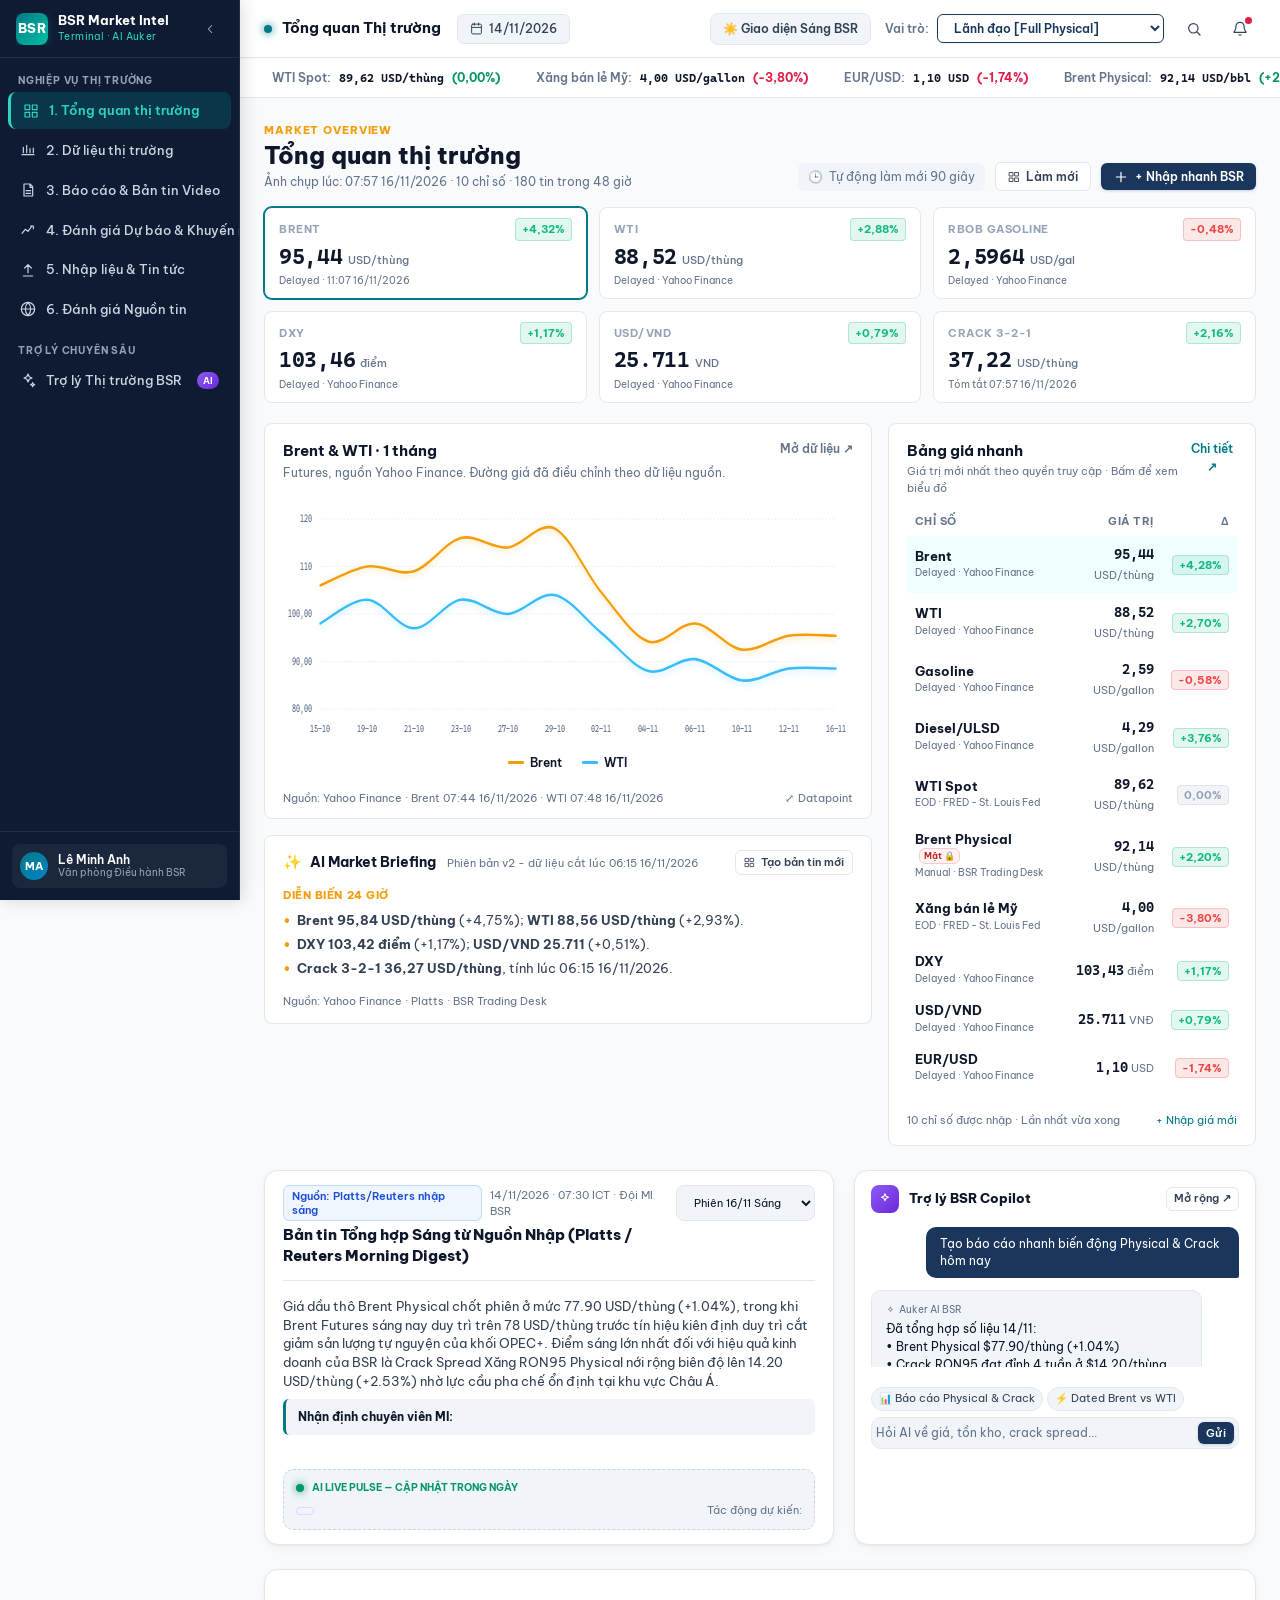
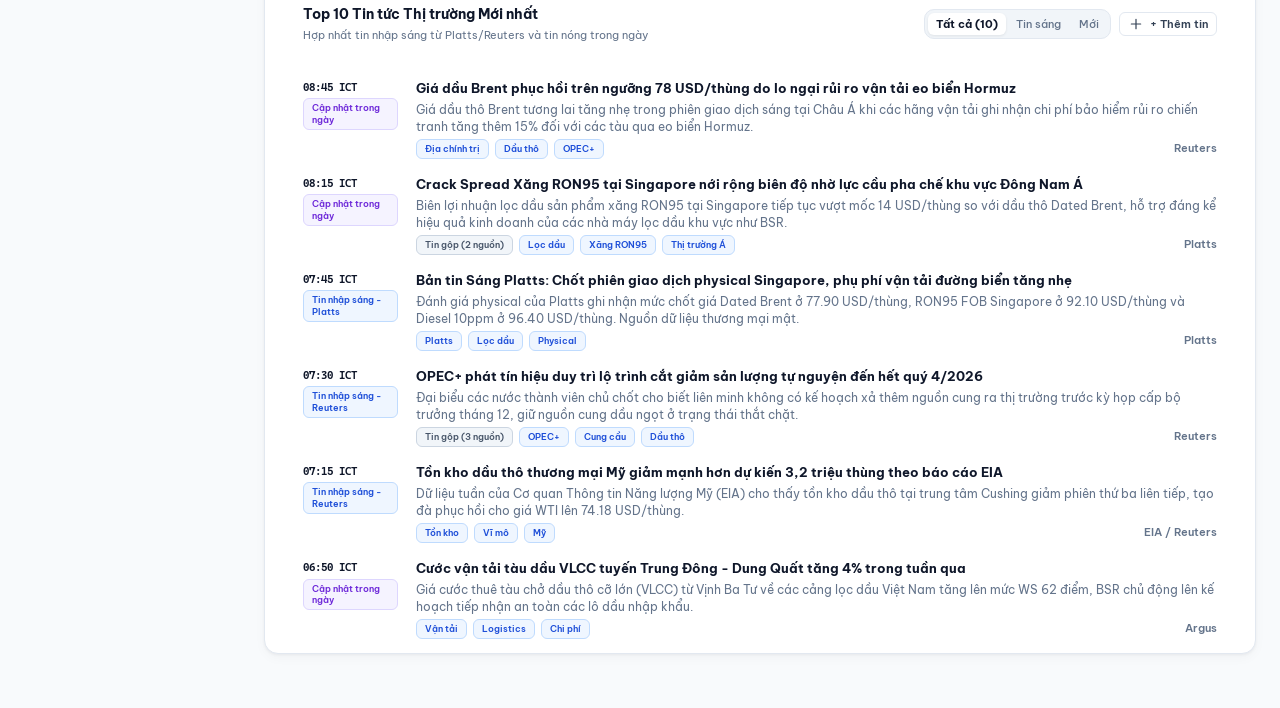
<file: app/static/index.html>
<!doctype html>
<html lang="vi" data-theme="light">
<head>
  <meta charset="utf-8">
  <meta name="viewport" content="width=device-width, initial-scale=1">
  <meta name="color-scheme" content="light dark">
  <meta name="description" content="BSR Market Intelligence Platform — Final Official UI/UX Mockup">
  <title>BSR Market Intelligence Platform</title>
  <link rel="preconnect" href="https://fonts.googleapis.com">
  <link rel="preconnect" href="https://fonts.gstatic.com" crossorigin>
  <link rel="stylesheet" href="https://fonts.googleapis.com/css2?family=Be+Vietnam+Pro:ital,wght@0,400;0,500;0,600;0,700;0,800;1,400&family=Cascadia+Mono:wght@400;600;700&display=swap">
  <link rel="stylesheet" href="assets/styles.css">
</head>
<body>
  <div id="app"></div>
  <script src="assets/data.js"></script>
  <script src="assets/app.js"></script>
</body>
</html>
</file>
<file: app/static/assets/styles.css>
/* ==========================================================================
   BSR Market Intelligence Platform — Master Enterprise Design System
   Conforming Strictly to BSR Market Intelligence Mockup Plan v8:
   - Primary: Petroleum Navy (#1B365D) | Accent: Oil & Gas Teal (#007A87)
   - Background: Slate Light (#F8FAFC) | Card: Pure White (#FFFFFF) border (#E2E8F0)
   - Strict Semantic Badges:
     * Restricted / Physical: Background #FEF2F2, Text #B91C1C, Lock Icon 🔒
     * Source: Background #EFF6FF, Text #1D4ED8
     * AI Summary: Background #F5F3FF, Text #6D28D9
     * AI Insight: Background #FFFBEB, Text #B45309
     * Manual / Internal: Background #F1F5F9, Text #475569
   - World-Class Modern Financial Charting Engine (TradingView / Apple Stocks Aesthetic)
   - High-Precision Responsive Layout with Light (Default) & Dark Themes
   ========================================================================== */

:root {
  /* BSR Corporate Light Palette */
  --bg-app: #F8FAFC;
  --bg-card: #FFFFFF;
  --bg-card-subtle: #F1F5F9;
  --bg-card-hover: #F8FAFC;
  --border-card: #E2E8F0;
  --border-strong: #CBD5E1;
  --border-subtle: #F1F5F9;
  
  --primary-navy: #1B365D;
  --primary-navy-dark: #12243E;
  --primary-navy-light: #EFF6FF;
  --accent-teal: #007A87;
  --accent-teal-dark: #005F6A;
  --accent-teal-light: #F0FDFA;
  --accent-gold: #D97706;
  
  --text-main: #0F172A;
  --text-sub: #334155;
  --text-muted: #64748B;
  --text-light: #94A3B8;
  
  /* Semantic Badges per Specification */
  --badge-restricted-bg: #FEF2F2;
  --badge-restricted-text: #B91C1C;
  --badge-restricted-border: #FECACA;
  
  --badge-source-bg: #EFF6FF;
  --badge-source-text: #1D4ED8;
  --badge-source-border: #BFDBFE;
  
  --badge-ai-summary-bg: #F5F3FF;
  --badge-ai-summary-text: #6D28D9;
  --badge-ai-summary-border: #DDD6FE;
  
  --badge-ai-insight-bg: #FFFBEB;
  --badge-ai-insight-text: #B45309;
  --badge-ai-insight-border: #FDE68A;
  
  --badge-manual-bg: #F1F5F9;
  --badge-manual-text: #475569;
  --badge-manual-border: #CBD5E1;

  --badge-success-bg: #ECFDF5;
  --badge-success-text: #047857;
  --badge-success-border: #A7F3D0;
  
  --pos-green: #059669;
  --neg-red: #E11D48;
  
  /* Chart Tokens */
  --chart-grid: #E2E8F0;
  --chart-line-1: #007A87;
  --chart-line-2: #D97706;
  --chart-line-3: #1B365D;
  --chart-tooltip-bg: rgba(15, 23, 42, 0.92);
  --chart-tooltip-text: #FFFFFF;
  
  /* Dimensions & Radius */
  --sidebar-w: 240px;
  --sidebar-w-collapsed: 64px;
  --header-h: 58px;
  --drawer-w: 440px;
  --radius-sm: 6px;
  --radius-md: 10px;
  --radius-lg: 14px;
  --radius-xl: 18px;
  
  /* Typography */
  --font-sans: "Be Vietnam Pro", -apple-system, BlinkMacSystemFont, "Segoe UI", Roboto, sans-serif;
  --font-mono: "Cascadia Mono", Consolas, "Courier New", monospace;
  
  /* Layered Shadows */
  --shadow-xs: 0 1px 2px rgba(15, 23, 42, 0.04);
  --shadow-card: 0 1px 3px rgba(15, 23, 42, 0.05), 0 4px 12px rgba(15, 23, 42, 0.03);
  --shadow-card-hover: 0 4px 8px -2px rgba(15, 23, 42, 0.06), 0 12px 24px -4px rgba(15, 23, 42, 0.08);
  --shadow-active: 0 0 0 2px var(--accent-teal), 0 8px 24px -4px rgba(0, 122, 135, 0.22);
  --shadow-lg: 0 12px 28px -6px rgba(15, 23, 42, 0.12);
  --shadow-drawer: -8px 0 32px rgba(15, 23, 42, 0.16);
}

/* ==========================================================================
   DARK THEME PALETTE OVERRIDES
   ========================================================================== */
[data-theme="dark"] {
  --bg-app: #0B1120;
  --bg-card: #131E36;
  --bg-card-subtle: #182647;
  --bg-card-hover: #1A294C;
  --border-card: #202F4F;
  --border-strong: #2F4470;
  --border-subtle: #182647;
  
  --primary-navy: #38BDF8;
  --primary-navy-dark: #0284C7;
  --primary-navy-light: rgba(56, 189, 248, 0.12);
  --accent-teal: #2DD4BF;
  --accent-teal-dark: #0D9488;
  --accent-teal-light: rgba(45, 212, 191, 0.12);
  --accent-gold: #F59E0B;
  
  --text-main: #F1F5F9;
  --text-sub: #CBD5E1;
  --text-muted: #94A3B8;
  --text-light: #64748B;
  
  --badge-restricted-bg: rgba(239, 68, 68, 0.18);
  --badge-restricted-text: #F87171;
  --badge-restricted-border: rgba(239, 68, 68, 0.45);
  
  --badge-source-bg: rgba(59, 130, 246, 0.18);
  --badge-source-text: #60A5FA;
  --badge-source-border: rgba(59, 130, 246, 0.45);
  
  --badge-ai-summary-bg: rgba(168, 85, 247, 0.18);
  --badge-ai-summary-text: #C084FC;
  --badge-ai-summary-border: rgba(168, 85, 247, 0.45);
  
  --badge-ai-insight-bg: rgba(245, 158, 11, 0.18);
  --badge-ai-insight-text: #FBBF24;
  --badge-ai-insight-border: rgba(245, 158, 11, 0.45);
  
  --badge-manual-bg: rgba(148, 163, 184, 0.16);
  --badge-manual-text: #CBD5E1;
  --badge-manual-border: rgba(148, 163, 184, 0.35);

  --badge-success-bg: rgba(16, 185, 129, 0.18);
  --badge-success-text: #34D399;
  --badge-success-border: rgba(16, 185, 129, 0.45);
  
  --pos-green: #10B981;
  --neg-red: #F43F5E;
  
  --chart-grid: #1E2D4F;
  --chart-line-1: #2DD4BF;
  --chart-line-2: #F59E0B;
  --chart-line-3: #38BDF8;
  --chart-tooltip-bg: rgba(19, 30, 54, 0.95);
  --chart-tooltip-text: #F8FAFC;
  
  --shadow-card: 0 1px 3px rgba(0, 0, 0, 0.3), 0 4px 16px rgba(0, 0, 0, 0.2);
  --shadow-card-hover: 0 4px 12px rgba(0, 0, 0, 0.4), 0 12px 28px rgba(0, 0, 0, 0.3);
  --shadow-active: 0 0 0 2px var(--accent-teal), 0 8px 24px -4px rgba(45, 212, 191, 0.3);
}

/* ==========================================================================
   RESET & BASE STYLES
   ========================================================================== */
* { box-sizing: border-box; margin: 0; padding: 0; }
html { scroll-behavior: smooth; }
body {
  background: var(--bg-app);
  color: var(--text-main);
  font-family: var(--font-sans);
  font-size: 13.5px;
  line-height: 1.5;
  -webkit-font-smoothing: antialiased;
  overflow-x: hidden;
  transition: background-color 0.2s ease, color 0.2s ease;
}

button, input, select, textarea { font: inherit; color: inherit; }
button { cursor: pointer; border: none; background: none; }
a { color: inherit; text-decoration: none; }

/* Skip Link */
.skip-link {
  position: fixed; left: 14px; top: -60px; z-index: 999;
  background: var(--primary-navy); color: #FFFFFF; font-weight: 700; padding: 8px 16px; border-radius: var(--radius-sm);
  transition: top 0.2s;
}
.skip-link:focus { top: 14px; }

/* ==========================================================================
   APP SHELL & LAYOUT
   ========================================================================== */
.app {
  display: flex;
  min-height: 100vh;
  position: relative;
  background: var(--bg-app);
}

/* Sidebar Petroleum Navy */
.sidebar {
  width: var(--sidebar-w);
  background: #0E1B33;
  color: #FFFFFF;
  position: fixed;
  top: 0;
  bottom: 0;
  left: 0;
  z-index: 100;
  display: flex;
  flex-direction: column;
  transition: width 0.25s cubic-bezier(0.4, 0, 0.2, 1);
  border-right: 1px solid rgba(255, 255, 255, 0.08);
  box-shadow: 2px 0 16px rgba(15, 23, 42, 0.15);
}

[data-theme="dark"] .sidebar {
  background: #070D1B;
  border-right-color: var(--border-card);
}

.sidebar.collapsed {
  width: var(--sidebar-w-collapsed);
}

.sidebar-head {
  height: var(--header-h);
  display: flex;
  align-items: center;
  justify-content: space-between;
  padding: 0 16px;
  border-bottom: 1px solid rgba(255, 255, 255, 0.08);
}

.brand-lockup {
  display: flex;
  align-items: center;
  gap: 10px;
  overflow: hidden;
}

.brand-mark {
  width: 32px;
  height: 32px;
  background: linear-gradient(135deg, #007A87 0%, #00BFA5 100%);
  color: #FFFFFF;
  border-radius: 8px;
  display: grid;
  place-items: center;
  font-weight: 800;
  font-size: 13px;
  letter-spacing: 0.5px;
  flex-shrink: 0;
  box-shadow: 0 2px 10px rgba(0, 122, 135, 0.4);
}

.brand-text {
  overflow: hidden;
  white-space: nowrap;
}

.brand-title {
  font-weight: 700;
  font-size: 13px;
  color: #FFFFFF;
  line-height: 1.2;
}

.brand-sub {
  font-size: 10px;
  color: #2DD4BF;
  letter-spacing: 0.4px;
}

.sidebar.collapsed .brand-text { display: none; }

.sidebar-toggle {
  color: rgba(255, 255, 255, 0.65);
  padding: 6px;
  border-radius: var(--radius-sm);
  display: flex;
  align-items: center;
  justify-content: center;
  transition: all 0.15s;
}
.sidebar-toggle:hover {
  background: rgba(255, 255, 255, 0.1);
  color: #FFFFFF;
}

.sidebar-nav {
  flex: 1;
  overflow-y: auto;
  padding: 16px 8px;
  display: flex;
  flex-direction: column;
  gap: 16px;
}

.nav-section-label {
  font-size: 9.5px;
  text-transform: uppercase;
  letter-spacing: 0.8px;
  font-weight: 700;
  color: #94A3B8;
  padding: 0 10px 4px 10px;
}
.sidebar.collapsed .nav-section-label {
  text-align: center;
  font-size: 0;
  padding: 0;
}
.sidebar.collapsed .nav-section-label::after {
  content: "•";
  font-size: 14px;
  color: rgba(255, 255, 255, 0.3);
}

.nav-item {
  display: flex;
  align-items: center;
  gap: 10px;
  padding: 9px 12px;
  color: #CBD5E1;
  border-radius: 8px;
  font-size: 12.5px;
  font-weight: 500;
  transition: all 0.15s ease;
  white-space: nowrap;
}

.nav-item svg { flex-shrink: 0; }

.nav-item:hover {
  background: rgba(255, 255, 255, 0.08);
  color: #FFFFFF;
}

.nav-item.active {
  background: rgba(0, 122, 135, 0.28);
  color: #2DD4BF;
  border-left: 3px solid #2DD4BF;
  font-weight: 600;
}

.sidebar.collapsed .nav-item {
  justify-content: center;
  padding: 10px 0;
}
.sidebar.collapsed .nav-item span { display: none; }

.nav-badge-ai {
  margin-left: auto;
  font-size: 9px;
  font-weight: 700;
  background: linear-gradient(135deg, #8B5CF6, #6D28D9);
  color: #fff;
  padding: 2px 6px;
  border-radius: 10px;
}
.sidebar.collapsed .nav-badge-ai { display: none; }

.sidebar-foot {
  padding: 12px;
  border-top: 1px solid rgba(255, 255, 255, 0.08);
  display: flex;
  flex-direction: column;
  gap: 8px;
}

.user-badge-sidebar {
  display: flex;
  align-items: center;
  gap: 10px;
  padding: 8px;
  border-radius: 8px;
  background: rgba(255, 255, 255, 0.05);
}

.user-avatar {
  width: 28px;
  height: 28px;
  border-radius: 50%;
  background: linear-gradient(135deg, #007A87, #0284C7);
  color: #FFFFFF;
  font-weight: 700;
  font-size: 11px;
  display: grid;
  place-items: center;
  flex-shrink: 0;
}

.user-info-sidebar {
  overflow: hidden;
  line-height: 1.25;
}

.user-name-sidebar {
  font-size: 11.5px;
  font-weight: 600;
  color: #FFFFFF;
  white-space: nowrap;
  text-overflow: ellipsis;
  overflow: hidden;
}

.user-role-sidebar {
  font-size: 10px;
  color: #94A3B8;
  white-space: nowrap;
}

.sidebar.collapsed .user-info-sidebar { display: none; }
.sidebar.collapsed .user-badge-sidebar { justify-content: center; padding: 6px 0; background: none; }

/* Main Content Area */
.main-wrapper {
  flex: 1;
  margin-left: var(--sidebar-w);
  transition: margin-left 0.25s cubic-bezier(0.4, 0, 0.2, 1);
  min-width: 0;
  display: flex;
  flex-direction: column;
  background: var(--bg-app);
}

.main-wrapper.sidebar-collapsed {
  margin-left: var(--sidebar-w-collapsed);
}

/* Header Topbar with Blur */
.header-topbar {
  height: var(--header-h);
  background: rgba(255, 255, 255, 0.9);
  backdrop-filter: blur(12px);
  -webkit-backdrop-filter: blur(12px);
  border-bottom: 1px solid var(--border-card);
  position: sticky;
  top: 0;
  z-index: 50;
  display: flex;
  align-items: center;
  justify-content: space-between;
  padding: 0 24px;
  box-shadow: 0 1px 2px rgba(15, 23, 42, 0.03);
}

[data-theme="dark"] .header-topbar {
  background: rgba(19, 30, 54, 0.92);
}

.topbar-left {
  display: flex;
  align-items: center;
  gap: 16px;
}

.page-title-badge {
  font-size: 15px;
  font-weight: 700;
  color: var(--text-main);
  display: flex;
  align-items: center;
  gap: 10px;
}
.page-title-badge::before {
  content: "";
  display: inline-block;
  width: 8px;
  height: 8px;
  border-radius: 50%;
  background: var(--accent-teal);
  box-shadow: 0 0 8px var(--accent-teal);
}

.date-filter-chip {
  display: flex;
  align-items: center;
  gap: 6px;
  background: var(--bg-card-subtle);
  border: 1px solid var(--border-card);
  padding: 5px 12px;
  border-radius: 6px;
  font-size: 12px;
  font-weight: 500;
  color: var(--text-sub);
  transition: all 0.15s;
}
.date-filter-chip:hover {
  border-color: var(--accent-teal);
  color: var(--accent-teal);
}

.topbar-right {
  display: flex;
  align-items: center;
  gap: 14px;
}

/* Theme Toggle Button */
.theme-toggle-btn {
  display: inline-flex;
  align-items: center;
  gap: 6px;
  padding: 6px 12px;
  border-radius: 8px;
  font-size: 12px;
  font-weight: 600;
  background: var(--bg-card-subtle);
  border: 1px solid var(--border-card);
  color: var(--text-sub);
  transition: all 0.15s ease;
}
.theme-toggle-btn:hover {
  background: var(--border-card);
  color: var(--text-main);
}

/* Role Switcher in Header */
.role-switcher-wrap {
  display: flex;
  align-items: center;
  gap: 8px;
}

.role-switcher-label {
  font-size: 11.5px;
  color: var(--text-muted);
  font-weight: 600;
}

.role-switcher-select {
  background: var(--bg-card);
  border: 1.5px solid var(--primary-navy);
  color: var(--primary-navy);
  font-weight: 600;
  font-size: 12px;
  padding: 5px 12px;
  border-radius: 6px;
  cursor: pointer;
  outline: none;
  box-shadow: var(--shadow-xs);
  transition: all 0.15s;
}
[data-theme="dark"] .role-switcher-select {
  background: var(--bg-card);
  border-color: var(--accent-teal);
  color: var(--accent-teal);
}

.topbar-icon-btn {
  width: 32px;
  height: 32px;
  border-radius: 6px;
  display: grid;
  place-items: center;
  color: var(--text-sub);
  position: relative;
  transition: all 0.15s;
}
.topbar-icon-btn:hover {
  background: var(--bg-card-subtle);
  color: var(--accent-teal);
}

.notif-badge {
  position: absolute;
  top: 4px;
  right: 4px;
  width: 7px;
  height: 7px;
  background: var(--neg-red);
  border-radius: 50%;
}

/* Market Tape Bar */
.market-tape-bar {
  background: var(--bg-card);
  border-bottom: 1px solid var(--border-card);
  padding: 0 24px;
  display: flex;
  align-items: center;
  gap: 20px;
  overflow-x: auto;
  white-space: nowrap;
  height: 40px;
  scrollbar-width: none;
}
.market-tape-bar::-webkit-scrollbar { display: none; }

.tape-item {
  display: inline-flex;
  align-items: center;
  gap: 8px;
  font-size: 12px;
  cursor: pointer;
  padding: 3px 8px;
  border-radius: 4px;
  transition: background 0.15s;
}
.tape-item:hover {
  background: var(--bg-card-subtle);
}

.tape-label {
  font-weight: 600;
  color: var(--text-muted);
}

.tape-val {
  font-weight: 700;
  color: var(--text-main);
  font-family: var(--font-mono);
}

.tape-chg.pos { color: var(--pos-green); font-weight: 700; }
.tape-chg.neg { color: var(--neg-red); font-weight: 700; }

/* Main Container */
.page-container {
  padding: 24px;
  flex: 1;
}

/* ==========================================================================
   CARDS, TOKENS & BADGES (STRICT PER MOCKUP PLAN V8)
   ========================================================================== */
.card {
  background: var(--bg-card);
  border: 1px solid var(--border-card);
  border-radius: var(--radius-lg);
  padding: 20px;
  box-shadow: var(--shadow-card);
  position: relative;
  transition: transform 0.2s cubic-bezier(0.4, 0, 0.2, 1), box-shadow 0.2s cubic-bezier(0.4, 0, 0.2, 1), border-color 0.2s;
}

.card:hover {
  box-shadow: var(--shadow-card-hover);
  border-color: var(--border-strong);
}

/* Priority Card (Physical & BSR Core) */
.card-priority {
  border-left: 4px solid var(--accent-teal);
  background: linear-gradient(180deg, var(--bg-card) 0%, var(--bg-card-subtle) 100%);
  position: relative;
}
.card-priority:hover {
  border-color: var(--accent-teal);
  transform: translateY(-2px);
  box-shadow: var(--shadow-card-hover);
}
.card-priority.active-instrument {
  border-color: var(--accent-teal);
  box-shadow: var(--shadow-active);
  background: var(--accent-teal-light);
  transform: translateY(-2px);
}

/* Semantic Badges */
.badge {
  display: inline-flex;
  align-items: center;
  gap: 4px;
  font-size: 11px;
  font-weight: 600;
  padding: 3px 8px;
  border-radius: 6px;
  line-height: 1.3;
}

.badge-restricted {
  background: var(--badge-restricted-bg);
  color: var(--badge-restricted-text);
  border: 1px solid var(--badge-restricted-border);
}

.badge-source {
  background: var(--badge-source-bg);
  color: var(--badge-source-text);
  border: 1px solid var(--badge-source-border);
}

.badge-ai-summary {
  background: var(--badge-ai-summary-bg);
  color: var(--badge-ai-summary-text);
  border: 1px solid var(--badge-ai-summary-border);
}

.badge-ai-insight {
  background: var(--badge-ai-insight-bg);
  color: var(--badge-ai-insight-text);
  border: 1px solid var(--badge-ai-insight-border);
}

.badge-manual {
  background: var(--badge-manual-bg);
  color: var(--badge-manual-text);
  border: 1px solid var(--badge-manual-border);
}

.badge-success {
  background: var(--badge-success-bg);
  color: var(--badge-success-text);
  border: 1px solid var(--badge-success-border);
}

/* 12-Column Grid Helpers */
.grid-12 {
  display: grid;
  grid-template-columns: repeat(12, minmax(0, 1fr));
  gap: 20px;
}

.col-12 { grid-column: span 12 / span 12; }
.col-8  { grid-column: span 8 / span 8; }
.col-7  { grid-column: span 7 / span 7; }
.col-6  { grid-column: span 6 / span 6; }
.col-5  { grid-column: span 5 / span 5; }
.col-4  { grid-column: span 4 / span 4; }
.col-3  { grid-column: span 3 / span 3; }

/* Filter Tabs & Pill Buttons (Apple-like Segmented Controls) */
.filter-tabs-pill {
  display: inline-flex;
  align-items: center;
  background: var(--bg-card-subtle);
  border: 1px solid var(--border-card);
  border-radius: var(--radius-md);
  padding: 3px;
  gap: 2px;
}

.pill-btn {
  padding: 6px 14px;
  font-size: 12px;
  font-weight: 500;
  color: var(--text-muted);
  border-radius: var(--radius-sm);
  transition: all 0.15s ease;
}
.pill-btn:hover {
  color: var(--text-main);
}
.pill-btn.active {
  background: var(--bg-card);
  color: var(--text-main);
  font-weight: 700;
  box-shadow: 0 1px 3px rgba(0, 0, 0, 0.08);
}
[data-theme="dark"] .pill-btn.active {
  background: var(--accent-teal);
  color: #0B1120;
}

/* Overview Tab Bar */
.overview-tab-bar {
  display: flex;
  align-items: center;
  justify-content: space-between;
  margin-bottom: 18px;
  flex-wrap: wrap;
  gap: 12px;
}

.section-subhead {
  display: flex;
  align-items: center;
  justify-content: space-between;
  font-size: 11.5px;
  font-weight: 700;
  letter-spacing: 0.6px;
  text-transform: uppercase;
  color: var(--text-muted);
  margin-bottom: 12px;
}

/* Snapshot Grids */
.snapshot-grid-priority {
  display: grid;
  grid-template-columns: repeat(auto-fit, minmax(280px, 1fr));
  gap: 16px;
  margin-bottom: 20px;
}

.snapshot-grid-reference {
  display: grid;
  grid-template-columns: repeat(auto-fit, minmax(220px, 1fr));
  gap: 16px;
  margin-bottom: 20px;
}

.metric-card-top {
  display: flex;
  align-items: flex-start;
  justify-content: space-between;
  margin-bottom: 10px;
  gap: 8px;
}

.metric-card-name {
  font-weight: 700;
  font-size: 14px;
  color: var(--text-main);
  line-height: 1.35;
}

.metric-card-meta {
  font-size: 11px;
  color: var(--text-muted);
  margin-top: 3px;
}

.metric-card-value-row {
  display: flex;
  align-items: baseline;
  justify-content: space-between;
  margin-bottom: 12px;
}

.metric-card-value {
  font-size: 26px;
  font-weight: 800;
  font-family: var(--font-mono);
  color: var(--text-main);
  letter-spacing: -0.5px;
}

.metric-card-unit {
  font-size: 12px;
  color: var(--text-muted);
  font-weight: 500;
  margin-left: 4px;
}

.metric-card-change {
  font-size: 12px;
  font-weight: 700;
  display: flex;
  align-items: center;
  gap: 3px;
  padding: 2px 7px;
  border-radius: 4px;
}
.metric-card-change.pos {
  color: var(--pos-green);
  background: rgba(16, 185, 129, 0.1);
}
.metric-card-change.neg {
  color: var(--neg-red);
  background: rgba(225, 29, 72, 0.1);
}

/* Locked Metric Card (RBAC) */
.metric-card-locked {
  background: var(--bg-card);
  border: 1.5px dashed var(--badge-restricted-border);
  border-radius: var(--radius-lg);
  padding: 24px;
  display: flex;
  flex-direction: column;
  align-items: center;
  justify-content: center;
  text-align: center;
  min-height: 160px;
}

.locked-icon-wrap {
  width: 40px;
  height: 40px;
  border-radius: 50%;
  background: var(--badge-restricted-bg);
  color: var(--badge-restricted-text);
  display: grid;
  place-items: center;
  margin-bottom: 10px;
}

.locked-title {
  font-weight: 700;
  font-size: 13px;
  color: var(--text-muted);
}

.locked-desc {
  font-size: 11px;
  color: var(--badge-restricted-text);
  margin-top: 4px;
}

/* ==========================================================================
   CLEAN & BEAUTIFUL CHART ENGINE STYLES (TRADINGVIEW & APPLE STOCKS GRADE)
   ========================================================================== */
.sparkline-svg {
  width: 100%;
  height: 42px;
  overflow: visible;
  display: block;
}

/* In-Place Expandable Chart Panel on Page 1 */
.inplace-chart-panel {
  background: var(--bg-card);
  border: 1px solid var(--border-card);
  border-radius: var(--radius-lg);
  padding: 22px 24px;
  margin-bottom: 28px;
  box-shadow: var(--shadow-card);
  animation: fadeIn 0.25s cubic-bezier(0.4, 0, 0.2, 1);
}

@keyframes fadeIn {
  from { opacity: 0; transform: translateY(6px); }
  to { opacity: 1; transform: translateY(0); }
}

.inplace-chart-header {
  display: flex;
  align-items: center;
  justify-content: space-between;
  margin-bottom: 18px;
  flex-wrap: wrap;
  gap: 14px;
}

.inplace-chart-title-wrap {
  display: flex;
  align-items: center;
  gap: 12px;
}

.inplace-chart-title {
  font-size: 16px;
  font-weight: 800;
  color: var(--text-main);
  letter-spacing: -0.2px;
}

.chart-controls-group {
  display: flex;
  align-items: center;
  gap: 12px;
}

.chart-range-pills {
  display: inline-flex;
  align-items: center;
  background: var(--bg-card-subtle);
  border: 1px solid var(--border-card);
  border-radius: 8px;
  padding: 3px;
  gap: 2px;
}

.chart-range-btn {
  padding: 4px 10px;
  font-size: 11.5px;
  font-weight: 600;
  color: var(--text-muted);
  border-radius: 5px;
  transition: all 0.12s;
}
.chart-range-btn:hover { color: var(--text-main); }
.chart-range-btn.active {
  background: var(--bg-card);
  color: var(--text-main);
  font-weight: 700;
  box-shadow: 0 1px 3px rgba(0, 0, 0, 0.08);
}
[data-theme="dark"] .chart-range-btn.active {
  background: var(--accent-teal);
  color: #0B1120;
}

/* Clean SVG Chart Container */
.clean-chart-container {
  width: 100%;
  position: relative;
  overflow: hidden;
}

.chart-svg-main {
  width: 100%;
  height: 270px;
  display: block;
  overflow: visible;
}

/* Clean Minimalist HUD / Tooltip */
.clean-chart-hud {
  display: flex;
  align-items: center;
  justify-content: space-between;
  background: var(--bg-card-subtle);
  border: 1px solid var(--border-card);
  padding: 10px 16px;
  border-radius: var(--radius-md);
  margin-bottom: 14px;
  font-size: 12px;
}

.inplace-summary-row {
  display: grid;
  grid-template-columns: repeat(auto-fit, minmax(200px, 1fr));
  gap: 16px;
  margin-top: 18px;
  padding-top: 18px;
  border-top: 1px solid var(--border-card);
}

.inplace-stat-card {
  display: flex;
  flex-direction: column;
  padding: 12px 14px;
  background: var(--bg-card-subtle);
  border-radius: var(--radius-md);
  border: 1px solid var(--border-subtle);
}

.inplace-stat-label {
  font-size: 11px;
  font-weight: 600;
  text-transform: uppercase;
  letter-spacing: 0.5px;
  color: var(--text-muted);
  margin-bottom: 4px;
}

.inplace-stat-val {
  font-size: 16px;
  font-weight: 800;
  font-family: var(--font-mono);
  color: var(--text-main);
}

/* ==========================================================================
   TẦNG 2 & 3: DIGEST BOX, EMBEDDED COPILOT & NEWS FEED
   ========================================================================== */
.digest-box {
  background: var(--bg-card);
  border: 1px solid var(--border-card);
  border-radius: var(--radius-lg);
  padding: 22px;
  box-shadow: var(--shadow-card);
  height: 100%;
  display: flex;
  flex-direction: column;
}

.digest-header {
  display: flex;
  align-items: flex-start;
  justify-content: space-between;
  margin-bottom: 16px;
  padding-bottom: 14px;
  border-bottom: 1px solid var(--border-card);
}

.digest-title {
  font-size: 16px;
  font-weight: 800;
  color: var(--text-main);
  line-height: 1.35;
}

.digest-body {
  font-size: 13px;
  color: var(--text-sub);
  line-height: 1.65;
  margin-bottom: 16px;
}

.pulse-box {
  background: var(--bg-card-subtle);
  border: 1px dashed var(--border-strong);
  border-radius: var(--radius-md);
  padding: 14px 16px;
  margin-top: auto;
}

.pulse-head {
  display: flex;
  align-items: center;
  justify-content: space-between;
  margin-bottom: 8px;
}

.pulse-live-indicator {
  display: inline-flex;
  align-items: center;
  gap: 8px;
  font-size: 11.5px;
  font-weight: 700;
  color: var(--pos-green);
}

.pulse-dot {
  width: 8px;
  height: 8px;
  border-radius: 50%;
  background: var(--pos-green);
  box-shadow: 0 0 8px var(--pos-green);
  animation: pulseDot 1.8s infinite;
}

@keyframes pulseDot {
  0% { transform: scale(1); opacity: 1; }
  50% { transform: scale(1.4); opacity: 0.5; }
  100% { transform: scale(1); opacity: 1; }
}

/* Embedded Copilot Widget (Card bên phải tầng 2) */
.copilot-card {
  background: var(--bg-card);
  border: 1px solid var(--border-card);
  border-radius: var(--radius-lg);
  padding: 22px;
  box-shadow: var(--shadow-card);
  height: 100%;
  display: flex;
  flex-direction: column;
}

.copilot-head {
  display: flex;
  align-items: center;
  justify-content: space-between;
  margin-bottom: 14px;
}

.copilot-brand {
  display: flex;
  align-items: center;
  gap: 10px;
  font-weight: 800;
  font-size: 14px;
  color: var(--text-main);
}

.copilot-icon {
  width: 28px;
  height: 28px;
  border-radius: 8px;
  background: linear-gradient(135deg, #8B5CF6, #6D28D9);
  color: #fff;
  display: grid;
  place-items: center;
}

.copilot-chat-feed {
  flex: 1;
  overflow-y: auto;
  max-height: 260px;
  display: flex;
  flex-direction: column;
  gap: 12px;
  margin-bottom: 14px;
}

.copilot-msg-user {
  align-self: flex-end;
  background: var(--primary-navy);
  color: #FFFFFF;
  padding: 9px 14px;
  border-radius: 10px 10px 2px 10px;
  font-size: 12px;
  max-width: 85%;
  line-height: 1.45;
}

.copilot-msg-ai {
  align-self: flex-start;
  background: var(--bg-card-subtle);
  border: 1px solid var(--border-card);
  color: var(--text-main);
  padding: 12px 14px;
  border-radius: 10px 10px 10px 2px;
  font-size: 12px;
  line-height: 1.55;
  max-width: 90%;
}

.copilot-chips-wrap {
  display: flex;
  flex-wrap: wrap;
  gap: 6px;
  margin-bottom: 12px;
}

.copilot-chip {
  background: var(--bg-card-subtle);
  border: 1px solid var(--border-card);
  padding: 5px 12px;
  border-radius: 20px;
  font-size: 11.5px;
  color: var(--text-sub);
  transition: all 0.15s;
  cursor: pointer;
}
.copilot-chip:hover {
  background: var(--accent-teal-light);
  border-color: var(--accent-teal);
  color: var(--accent-teal);
}

.copilot-input-bar {
  display: flex;
  align-items: center;
  gap: 8px;
  background: var(--bg-card-subtle);
  border: 1px solid var(--border-card);
  padding: 6px 8px 6px 14px;
  border-radius: var(--radius-md);
}
.copilot-input-bar input {
  flex: 1;
  background: none;
  border: none;
  outline: none;
  font-size: 12.5px;
  color: var(--text-main);
}
.copilot-input-bar input::placeholder {
  color: var(--text-muted);
}

/* Consolidated Top 10 News Table */
.news-feed-card {
  background: var(--bg-card);
  border: 1px solid var(--border-card);
  border-radius: var(--radius-lg);
  padding: 22px;
  box-shadow: var(--shadow-card);
}

.news-feed-head {
  display: flex;
  align-items: center;
  justify-content: space-between;
  margin-bottom: 16px;
  flex-wrap: wrap;
  gap: 12px;
}

.news-item-row {
  display: flex;
  align-items: flex-start;
  justify-content: space-between;
  padding: 14px 10px;
  border-bottom: 1px solid var(--border-card);
  gap: 18px;
  border-radius: 8px;
  transition: all 0.15s;
}
.news-item-row:last-child { border-bottom: none; }
.news-item-row:hover {
  background: var(--bg-card-subtle);
  transform: translateX(3px);
}

.news-item-main { flex: 1; }

.news-item-title {
  font-size: 13.5px;
  font-weight: 700;
  color: var(--text-main);
  cursor: pointer;
  margin-bottom: 4px;
  line-height: 1.35;
}
.news-item-title:hover {
  color: var(--accent-teal);
}

.news-item-snippet {
  font-size: 12px;
  color: var(--text-muted);
  line-height: 1.5;
}

.news-item-tags {
  display: flex;
  align-items: center;
  gap: 6px;
  margin-top: 6px;
  flex-wrap: wrap;
}

/* ==========================================================================
   BUTTONS & FORM CONTROLS
   ========================================================================== */
.btn {
  display: inline-flex;
  align-items: center;
  justify-content: center;
  gap: 6px;
  padding: 8px 16px;
  font-size: 12.5px;
  font-weight: 600;
  border-radius: var(--radius-sm);
  transition: all 0.15s ease;
  white-space: nowrap;
}

.btn-primary {
  background: var(--primary-navy);
  color: #FFFFFF;
  box-shadow: 0 1px 3px rgba(27, 54, 93, 0.2);
}
.btn-primary:hover {
  background: var(--primary-navy-dark);
  transform: translateY(-1px);
}
[data-theme="dark"] .btn-primary {
  background: var(--accent-teal);
  color: #0B1120;
}
[data-theme="dark"] .btn-primary:hover {
  background: var(--accent-teal-dark);
}

.btn-teal {
  background: var(--accent-teal);
  color: #FFFFFF;
}
.btn-teal:hover {
  background: var(--accent-teal-dark);
}

.btn-outline {
  background: var(--bg-card);
  border: 1px solid var(--border-card);
  color: var(--text-sub);
}
.btn-outline:hover {
  border-color: var(--accent-teal);
  color: var(--accent-teal);
}

.btn-sm {
  padding: 5px 12px;
  font-size: 11.5px;
  border-radius: 6px;
}

.form-control-select, .form-control-input {
  background: var(--bg-card);
  border: 1px solid var(--border-card);
  color: var(--text-main);
  padding: 6px 12px;
  border-radius: 6px;
  font-size: 12px;
  outline: none;
  transition: border-color 0.15s;
}
.form-control-select:focus, .form-control-input:focus {
  border-color: var(--accent-teal);
}

/* ==========================================================================
   DATA TABLES (CLEAN ENTERPRISE LOOK)
   ========================================================================== */
.table-responsive {
  width: 100%;
  overflow-x: auto;
}

.data-table-bsr {
  width: 100%;
  border-collapse: collapse;
  font-size: 12.5px;
  text-align: left;
}

.data-table-bsr th {
  background: var(--bg-card-subtle);
  color: var(--text-muted);
  font-weight: 600;
  font-size: 11px;
  text-transform: uppercase;
  letter-spacing: 0.5px;
  padding: 12px 16px;
  border-bottom: 1px solid var(--border-card);
}

.data-table-bsr td {
  padding: 13px 16px;
  border-bottom: 1px solid var(--border-card);
  color: var(--text-main);
  vertical-align: middle;
}

.data-table-bsr tr:hover td {
  background: var(--bg-card-hover);
}

/* ==========================================================================
   NON-DISRUPTIVE SLIDE-OVER DRAWER (440PX)
   ========================================================================== */
.drawer-backdrop {
  position: fixed;
  inset: 0;
  background: rgba(15, 23, 42, 0.4);
  backdrop-filter: blur(4px);
  z-index: 200;
  opacity: 0;
  pointer-events: none;
  transition: opacity 0.25s ease;
}
.drawer-backdrop.open {
  opacity: 1;
  pointer-events: auto;
}

.drawer-panel {
  position: fixed;
  top: 0;
  bottom: 0;
  right: 0;
  width: var(--drawer-w);
  max-width: 90vw;
  background: var(--bg-card);
  border-left: 1px solid var(--border-card);
  box-shadow: var(--shadow-drawer);
  z-index: 210;
  transform: translateX(100%);
  transition: transform 0.25s cubic-bezier(0.4, 0, 0.2, 1);
  display: flex;
  flex-direction: column;
}
.drawer-panel.open {
  transform: translateX(0);
}

.drawer-head {
  padding: 18px 22px;
  border-bottom: 1px solid var(--border-card);
  display: flex;
  align-items: center;
  justify-content: space-between;
}

.drawer-title {
  font-size: 15px;
  font-weight: 700;
  color: var(--text-main);
}

.drawer-body {
  flex: 1;
  overflow-y: auto;
  padding: 22px;
}

.drawer-foot {
  padding: 16px 22px;
  border-top: 1px solid var(--border-card);
  display: flex;
  align-items: center;
  justify-content: flex-end;
  gap: 10px;
  background: var(--bg-card-subtle);
}

/* ==========================================================================
   DEDICATED AI WORKSPACE (3 COLUMNS)
   ========================================================================== */
.ai-workspace-layout {
  display: grid;
  grid-template-columns: 240px 1fr 380px;
  gap: 16px;
  height: calc(100vh - var(--header-h) - 48px);
}

.ai-col-history {
  background: var(--bg-card);
  border: 1px solid var(--border-card);
  border-radius: var(--radius-lg);
  display: flex;
  flex-direction: column;
  overflow: hidden;
}

.ai-col-chat {
  background: var(--bg-card);
  border: 1px solid var(--border-card);
  border-radius: var(--radius-lg);
  display: flex;
  flex-direction: column;
  overflow: hidden;
}

.ai-col-artifact {
  background: var(--bg-card);
  border: 1px solid var(--border-card);
  border-radius: var(--radius-lg);
  display: flex;
  flex-direction: column;
  overflow: hidden;
}

.ai-pane-head {
  padding: 14px 18px;
  border-bottom: 1px solid var(--border-card);
  display: flex;
  align-items: center;
  justify-content: space-between;
  font-weight: 700;
  font-size: 13px;
  color: var(--text-main);
}

.ai-chat-thread-list {
  flex: 1;
  overflow-y: auto;
  padding: 8px;
  display: flex;
  flex-direction: column;
  gap: 4px;
}

.ai-thread-item {
  padding: 10px 12px;
  border-radius: 8px;
  cursor: pointer;
  transition: all 0.15s;
  display: flex;
  flex-direction: column;
  gap: 3px;
}
.ai-thread-item:hover { background: var(--bg-card-subtle); }
.ai-thread-item.active {
  background: var(--accent-teal-light);
  border-left: 3px solid var(--accent-teal);
}

.ai-chat-stream {
  flex: 1;
  overflow-y: auto;
  padding: 20px;
  display: flex;
  flex-direction: column;
  gap: 16px;
}

.auker-trace-step {
  background: var(--bg-card-subtle);
  border: 1px solid var(--border-card);
  border-radius: 8px;
  padding: 12px 16px;
  font-size: 12px;
  line-height: 1.55;
  margin-bottom: 8px;
}

/* Toast Notification Stack */
#toast-stack {
  position: fixed;
  bottom: 24px;
  right: 24px;
  z-index: 300;
  display: flex;
  flex-direction: column;
  gap: 8px;
  pointer-events: none;
}

.toast-msg {
  background: var(--primary-navy);
  color: #FFFFFF;
  padding: 10px 18px;
  border-radius: 8px;
  font-size: 12.5px;
  font-weight: 600;
  box-shadow: var(--shadow-lg);
  display: flex;
  align-items: center;
  gap: 8px;
  pointer-events: auto;
  animation: slideInUp 0.25s ease;
}

@keyframes slideInUp {
  from { opacity: 0; transform: translateY(12px); }
  to { opacity: 1; transform: translateY(0); }
}

/* Responsive adjustments */
@media (max-width: 1280px) {
  .ai-workspace-layout {
    grid-template-columns: 200px 1fr 320px;
  }
}

@media (max-width: 1024px) {
  .grid-12 { grid-template-columns: 1fr; }
  .col-7, .col-5, .col-8, .col-4 { grid-column: span 1 / span 1; }
  .ai-workspace-layout {
    grid-template-columns: 1fr;
    height: auto;
  }
}

/* ==========================================================================
   PAGE 3: VIDEO BRIEFING LAYOUT (EXECUTIVE BROADCAST & CHAPTERS)
   ========================================================================== */
.video-briefing-wrap {
  display: grid;
  grid-template-columns: 1.4fr 1fr;
  gap: 24px;
  background: var(--bg-card);
  border: 1px solid var(--border-card);
  border-radius: var(--radius-lg);
  padding: 24px;
  margin-bottom: 28px;
  box-shadow: var(--shadow-card);
}

.video-player-mockup {
  position: relative;
  aspect-ratio: 16 / 9;
  background: linear-gradient(135deg, #070E1E 0%, #112240 100%);
  border-radius: var(--radius-md);
  padding: 18px;
  display: flex;
  flex-direction: column;
  justify-content: space-between;
  border: 1px solid rgba(255, 255, 255, 0.1);
  overflow: hidden;
  box-shadow: 0 8px 24px rgba(0, 0, 0, 0.25);
}

.video-center-play {
  position: absolute;
  top: 50%;
  left: 50%;
  transform: translate(-50%, -50%);
  width: 60px;
  height: 60px;
  border-radius: 50%;
  background: rgba(0, 122, 135, 0.88);
  backdrop-filter: blur(4px);
  color: #FFFFFF;
  display: grid;
  place-items: center;
  cursor: pointer;
  box-shadow: 0 0 20px rgba(0, 122, 135, 0.5);
  transition: all 0.2s cubic-bezier(0.4, 0, 0.2, 1);
}
.video-center-play:hover {
  transform: translate(-50%, -50%) scale(1.1);
  background: var(--accent-teal);
}

.video-controls-bottom {
  display: flex;
  align-items: center;
  gap: 12px;
  background: rgba(15, 23, 42, 0.85);
  backdrop-filter: blur(8px);
  padding: 8px 14px;
  border-radius: 8px;
  color: #FFFFFF;
  font-size: 11.5px;
  font-family: var(--font-mono);
}

.video-progress-bar {
  flex: 1;
  height: 4px;
  background: rgba(255, 255, 255, 0.2);
  border-radius: 2px;
  overflow: hidden;
  cursor: pointer;
}

.video-progress-fill {
  width: 35%;
  height: 100%;
  background: var(--accent-teal);
  border-radius: 2px;
}

.chapters-list {
  display: flex;
  flex-direction: column;
  gap: 8px;
  max-height: 380px;
  overflow-y: auto;
}

.chapter-item {
  padding: 12px 14px;
  border-radius: var(--radius-md);
  background: var(--bg-card-subtle);
  border: 1px solid var(--border-card);
  cursor: pointer;
  transition: all 0.15s ease;
}
.chapter-item:hover {
  background: var(--bg-card-hover);
  border-color: var(--accent-teal);
  transform: translateX(3px);
}
.chapter-item.active {
  background: var(--accent-teal-light);
  border-color: var(--accent-teal);
  border-left: 3px solid var(--accent-teal);
}

.chapter-time {
  font-family: var(--font-mono);
  font-weight: 700;
  font-size: 11.5px;
  color: var(--accent-teal);
}

/* ==========================================================================
   PAGE 4 & 6: 4-COLUMN KPI ACCURACY GRID & CARDS
   ========================================================================== */
.kpi-accuracy-grid {
  display: grid;
  grid-template-columns: repeat(4, minmax(0, 1fr));
  gap: 18px;
  margin-bottom: 24px;
}

.kpi-accuracy-card {
  background: var(--bg-card);
  border: 1px solid var(--border-card);
  border-radius: var(--radius-lg);
  padding: 20px;
  box-shadow: var(--shadow-card);
  transition: all 0.2s ease;
  display: flex;
  flex-direction: column;
  justify-content: space-between;
}
.kpi-accuracy-card:hover {
  transform: translateY(-2px);
  box-shadow: var(--shadow-card-hover);
  border-color: var(--border-strong);
}

.kpi-num {
  font-size: 26px;
  font-weight: 800;
  font-family: var(--font-mono);
  margin: 6px 0;
  letter-spacing: -0.5px;
}

/* ==========================================================================
   PAGE 5: SPLIT-VIEW QUICK INGESTION WORKSPACE & FORMS
   ========================================================================== */
.split-view-container {
  display: grid;
  grid-template-columns: 46fr 54fr;
  gap: 20px;
  margin-bottom: 28px;
  align-items: start;
}

.form-field-group {
  display: flex;
  flex-direction: column;
  gap: 6px;
  margin-bottom: 16px;
}

.form-field-label {
  font-size: 12px;
  font-weight: 700;
  color: var(--text-main);
  display: block;
}

.form-control-input, .form-control-select {
  width: 100%;
  padding: 9px 13px;
  border-radius: 8px;
  border: 1px solid var(--border-card);
  background: var(--bg-card-subtle);
  color: var(--text-main);
  font-size: 12.5px;
  outline: none;
  transition: border-color 0.15s;
}
.form-control-input:focus, .form-control-select:focus {
  border-color: var(--accent-teal);
  background: var(--bg-card);
}

.form-control-textarea {
  width: 100%;
  padding: 10px 14px;
  border-radius: 8px;
  border: 1px solid var(--border-card);
  background: var(--bg-card-subtle);
  color: var(--text-main);
  font-size: 13px;
  line-height: 1.5;
  resize: vertical;
  min-height: 110px;
  outline: none;
  transition: border-color 0.15s;
}
.form-control-textarea:focus {
  border-color: var(--accent-teal);
  background: var(--bg-card);
}

.upload-dropzone {
  border: 2px dashed var(--border-strong);
  border-radius: var(--radius-md);
  padding: 36px 20px;
  text-align: center;
  background: var(--bg-card-subtle);
  cursor: pointer;
  transition: all 0.15s;
}
.upload-dropzone:hover {
  border-color: var(--accent-teal);
  background: var(--accent-teal-light);
}

/* ==========================================================================
   PAGE AI ASSISTANT: 3-COLUMN ENTERPRISE WORKSPACE & CHAT STUDIO
   ========================================================================== */
.ai-workspace-3col {
  display: grid;
  grid-template-columns: 240px 1fr 380px;
  gap: 16px;
  height: calc(100vh - var(--header-h) - 48px);
  min-height: 560px;
}

.ai-history-panel, .ai-chat-stream-panel, .ai-preview-panel {
  background: var(--bg-card);
  border: 1px solid var(--border-card);
  border-radius: var(--radius-lg);
  display: flex;
  flex-direction: column;
  overflow: hidden;
  box-shadow: var(--shadow-card);
}

.ai-reasoning-step {
  display: flex;
  align-items: center;
  gap: 8px;
  padding: 6px 10px;
  background: var(--bg-card-subtle);
  border-radius: 6px;
  font-size: 11px;
  margin-bottom: 4px;
  color: var(--text-sub);
}
.ai-reasoning-step.done {
  border-left: 2px solid var(--pos-green);
}

.artifact-preview-doc {
  padding: 24px;
  background: var(--bg-card);
  color: var(--text-main);
  height: 100%;
  overflow-y: auto;
  font-size: 13px;
  line-height: 1.6;
}

.doc-header-block {
  border-bottom: 2px solid var(--border-card);
  padding-bottom: 14px;
  margin-bottom: 18px;
}

.citation-chip {
  display: inline-flex;
  align-items: center;
  gap: 4px;
  font-size: 11px;
  font-weight: 600;
  color: var(--badge-source-text);
  background: var(--badge-source-bg);
  border: 1px solid var(--badge-source-border);
  padding: 2px 8px;
  border-radius: 4px;
  cursor: pointer;
}

/* ==========================================================================
   BUTTON & COMPONENT UTILITIES
   ========================================================================== */
.btn-secondary {
  background: var(--bg-card-subtle);
  border: 1px solid var(--border-card);
  color: var(--text-main);
}
.btn-secondary:hover {
  background: var(--bg-card-hover);
  border-color: var(--accent-teal);
  color: var(--accent-teal);
}

.btn-accent {
  background: linear-gradient(135deg, var(--accent-teal) 0%, #00BFA5 100%);
  color: #FFFFFF;
  box-shadow: 0 2px 8px rgba(0, 122, 135, 0.3);
}
.btn-accent:hover {
  filter: brightness(1.1);
  transform: translateY(-1px);
}

.chart-multiaxis-box {
  background: var(--bg-card);
  border: 1px solid var(--border-card);
  border-radius: var(--radius-lg);
  padding: 22px 24px;
  margin-bottom: 24px;
  box-shadow: var(--shadow-card);
}

.recommendation-card {
  background: var(--bg-card);
  border: 1px solid var(--border-card);
  border-radius: var(--radius-lg);
  padding: 22px 24px;
  margin-bottom: 20px;
  box-shadow: var(--shadow-card);
  border-left: 4px solid var(--accent-teal);
}

.rec-section-block {
  margin-bottom: 14px;
}

.rec-section-title {
  font-size: 11.5px;
  font-weight: 700;
  text-transform: uppercase;
  letter-spacing: 0.5px;
  color: var(--text-muted);
  margin-bottom: 4px;
}

.modal-overlay {
  position: fixed;
  inset: 0;
  background: rgba(15, 23, 42, 0.55);
  backdrop-filter: blur(6px);
  z-index: 300;
  display: flex;
  align-items: center;
  justify-content: center;
  padding: 20px;
}

.modal-box {
  background: var(--bg-card);
  border: 1px solid var(--border-card);
  border-radius: var(--radius-lg);
  width: 100%;
  max-width: 560px;
  box-shadow: var(--shadow-lg);
  overflow: hidden;
  animation: fadeIn 0.2s ease;
}

.empty-state {
  padding: 40px 20px;
  text-align: center;
  color: var(--text-muted);
  font-size: 13px;
}

/* Aliases for Drawer & Modal */
.slide-over-drawer { position: fixed; inset: 0; pointer-events: none; z-index: 200; }
.slide-over-drawer.open { pointer-events: auto; }
.drawer-header { padding: 18px 22px; border-bottom: 1px solid var(--border-card); display: flex; align-items: center; justify-content: space-between; }
.drawer-content { flex: 1; overflow-y: auto; padding: 22px; }
.drawer-footer { padding: 16px 22px; border-top: 1px solid var(--border-card); display: flex; align-items: center; justify-content: flex-end; gap: 10px; background: var(--bg-card-subtle); }
.chart-ctrl-row { display: flex; align-items: center; justify-content: space-between; margin-bottom: 14px; flex-wrap: wrap; gap: 12px; }


/* ========================================================
   OVERVIEW SCREEN — TARGET COMPACT LAYOUT (VIBE & DASHBOARD)
   ======================================================== */
.overview-container {
  padding-bottom: 30px;
}

.overview-head-bar {
  display: flex;
  align-items: flex-end;
  justify-content: space-between;
  margin-bottom: 16px;
  flex-wrap: wrap;
  gap: 12px;
}

.overview-eyebrow {
  font-size: 11px;
  font-weight: 800;
  letter-spacing: 0.08em;
  color: #F59E0B;
  text-transform: uppercase;
  margin-bottom: 2px;
}

.overview-title {
  font-size: 24px;
  font-weight: 800;
  color: var(--text-main);
  margin: 0;
  line-height: 1.2;
}

.overview-subtitle {
  font-size: 12px;
  color: var(--text-muted);
  margin-top: 4px;
}

.overview-actions-wrap {
  display: flex;
  align-items: center;
  gap: 10px;
}

.auto-refresh-pill {
  font-size: 11.5px;
  color: var(--text-muted);
  display: flex;
  align-items: center;
  gap: 6px;
  padding: 5px 10px;
  background: var(--bg-card-subtle);
  border-radius: 6px;
  border: 1px solid var(--border-card-subtle);
}

/* 6-Card Compact Ticker Strip */
.overview-ticker-strip {
  display: grid;
  grid-template-columns: repeat(6, 1fr);
  gap: 12px;
  margin-bottom: 20px;
}

@media (max-width: 1280px) {
  .overview-ticker-strip {
    grid-template-columns: repeat(3, 1fr);
  }
}
@media (max-width: 768px) {
  .overview-ticker-strip {
    grid-template-columns: repeat(2, 1fr);
  }
}

.compact-ticker-card {
  background: var(--bg-card);
  border: 1px solid var(--border-card);
  border-radius: 8px;
  padding: 10px 14px;
  cursor: pointer;
  transition: all 0.18s ease;
  display: flex;
  flex-direction: column;
  justify-content: space-between;
  min-height: 84px;
}

.compact-ticker-card:hover {
  border-color: var(--accent-teal);
  background: var(--bg-card-hover);
  transform: translateY(-1px);
}

.compact-ticker-card.active-instrument {
  border-color: var(--accent-teal);
  box-shadow: 0 0 0 1px var(--accent-teal);
}

.ticker-card-top {
  display: flex;
  align-items: center;
  justify-content: space-between;
}

.ticker-symbol {
  font-size: 11px;
  font-weight: 700;
  letter-spacing: 0.5px;
  color: #94A3B8;
  text-transform: uppercase;
}

.ticker-pill {
  font-size: 11px;
  font-weight: 700;
  padding: 2px 6px;
  border-radius: 4px;
}
.ticker-pill.pos {
  color: #10B981;
  background: rgba(16, 185, 129, 0.12);
  border: 1px solid rgba(16, 185, 129, 0.25);
}
.ticker-pill.neg {
  color: #EF4444;
  background: rgba(239, 68, 68, 0.12);
  border: 1px solid rgba(239, 68, 68, 0.25);
}
.ticker-pill.neutral {
  color: #94A3B8;
  background: rgba(148, 163, 184, 0.12);
  border: 1px solid rgba(148, 163, 184, 0.2);
}

.ticker-value-row {
  display: flex;
  align-items: baseline;
  gap: 5px;
  margin-top: 4px;
}

.ticker-value {
  font-size: 22px;
  font-weight: 800;
  font-family: var(--font-mono);
  color: var(--text-main);
  letter-spacing: -0.3px;
  line-height: 1.1;
}

.ticker-unit {
  font-size: 11px;
  color: var(--text-muted);
  font-weight: 500;
}

.ticker-meta {
  font-size: 10px;
  color: #64748B;
  margin-top: 4px;
  white-space: nowrap;
  overflow: hidden;
  text-overflow: ellipsis;
}

/* 2-Column Hero Grid */
.overview-hero-grid {
  display: grid;
  grid-template-columns: 1.65fr 1fr;
  gap: 16px;
  margin-bottom: 24px;
}

@media (max-width: 1024px) {
  .overview-hero-grid {
    grid-template-columns: 1fr;
  }
}

.overview-left-col {
  display: flex;
  flex-direction: column;
  gap: 16px;
}

.overview-chart-box {
  background: var(--bg-card);
  border: 1px solid var(--border-card);
  border-radius: 8px;
  padding: 16px 18px 12px;
}

.overview-chart-header {
  display: flex;
  align-items: flex-start;
  justify-content: space-between;
  margin-bottom: 12px;
}

.overview-chart-title {
  font-size: 14.5px;
  font-weight: 700;
  color: var(--text-main);
}

.overview-chart-sub {
  font-size: 11.5px;
  color: var(--text-muted);
  margin-top: 3px;
}

.overview-chart-legend {
  display: flex;
  align-items: center;
  justify-content: center;
  gap: 20px;
  margin-top: 10px;
  font-size: 12px;
  font-weight: 600;
}

.legend-line-item {
  display: flex;
  align-items: center;
  gap: 6px;
}
.legend-line-indicator {
  width: 16px;
  height: 3px;
  border-radius: 2px;
  display: inline-block;
}

.overview-chart-footer {
  display: flex;
  align-items: center;
  justify-content: space-between;
  font-size: 11px;
  color: #64748B;
  border-top: 1px solid var(--border-card-subtle);
  padding-top: 10px;
  margin-top: 10px;
}

/* AI Market Briefing Card */
.overview-briefing-box {
  background: var(--bg-card);
  border: 1px solid var(--border-card);
  border-radius: 8px;
  padding: 14px 18px;
}

.briefing-head {
  display: flex;
  align-items: center;
  justify-content: space-between;
  margin-bottom: 12px;
}

.briefing-title-wrap {
  display: flex;
  align-items: center;
  gap: 8px;
}

.briefing-title {
  font-size: 13.5px;
  font-weight: 700;
  color: var(--text-main);
}

.briefing-sub {
  font-size: 11px;
  color: var(--text-muted);
}

.briefing-section-head {
  font-size: 11px;
  font-weight: 800;
  color: #F59E0B;
  letter-spacing: 0.05em;
  margin-bottom: 8px;
}

.briefing-bullets {
  list-style: none;
  padding: 0;
  margin: 0;
  display: flex;
  flex-direction: column;
  gap: 6px;
  font-size: 12.5px;
  color: var(--text-sub);
  line-height: 1.45;
}

.briefing-bullet-item {
  position: relative;
  padding-left: 14px;
}
.briefing-bullet-item::before {
  content: "•";
  position: absolute;
  left: 0;
  top: 0;
  color: #F59E0B;
  font-size: 14px;
}

.briefing-footer-note {
  font-size: 10.5px;
  color: var(--text-muted);
  border-top: 1px solid var(--border-card-subtle);
  margin-top: 10px;
  padding-top: 6px;
}

/* Quick Price Table Card (Right Column) */
.overview-quicktable-box {
  background: var(--bg-card);
  border: 1px solid var(--border-card);
  border-radius: 8px;
  padding: 16px 18px;
  display: flex;
  flex-direction: column;
  justify-content: space-between;
}

.quicktable-header {
  display: flex;
  align-items: flex-start;
  justify-content: space-between;
  margin-bottom: 12px;
}

.quicktable-title {
  font-size: 14.5px;
  font-weight: 700;
  color: var(--text-main);
  margin: 0;
}

.quicktable-sub {
  font-size: 11px;
  color: var(--text-muted);
  margin-top: 2px;
}

.quicktable-table {
  width: 100%;
  border-collapse: collapse;
}

.quicktable-table th {
  font-size: 10.5px;
  font-weight: 700;
  color: #64748B;
  letter-spacing: 0.05em;
  padding: 6px 8px;
  border-bottom: 1px solid var(--border-card-subtle);
}

.quicktable-table td {
  padding: 8px 8px;
  border-bottom: 1px solid rgba(255, 255, 255, 0.04);
  vertical-align: middle;
}

.quicktable-row {
  cursor: pointer;
  transition: background 0.15s;
}
.quicktable-row:hover {
  background: var(--bg-card-subtle);
}
.quicktable-row.active {
  background: rgba(0, 229, 255, 0.06);
}

.qp-name {
  font-size: 12.5px;
  font-weight: 700;
  color: var(--text-main);
  line-height: 1.25;
}

.qp-meta {
  font-size: 10px;
  color: #64748B;
  margin-top: 1px;
}

.qp-val {
  font-size: 13.5px;
  font-weight: 700;
  font-family: var(--font-mono);
  color: var(--text-main);
}

.qp-unit {
  font-size: 10.5px;
  color: var(--text-muted);
  font-weight: 400;
}

.quicktable-footer {
  font-size: 11px;
  color: #64748B;
  margin-top: 12px;
  padding-top: 8px;
  border-top: 1px solid var(--border-card-subtle);
  display: flex;
  align-items: center;
  justify-content: space-between;
}


/* COMPACT METRIC CARDS (NO EMBEDDED SPARKLINE) */
.compact-metric-card {
  padding: 12px 14px !important;
  min-height: 82px;
  display: flex;
  flex-direction: column;
  justify-content: space-between;
  transition: all 0.18s ease;
}
.compact-metric-card:hover {
  transform: translateY(-2px);
  border-color: var(--accent-teal);
  box-shadow: 0 4px 12px rgba(0, 0, 0, 0.2);
}
.compact-metric-card.active-instrument {
  border-color: var(--accent-teal);
  box-shadow: 0 0 0 1.5px var(--accent-teal), 0 4px 14px rgba(0, 229, 255, 0.15);
  background: rgba(0, 122, 135, 0.08);
}
.compact-locked {
  padding: 12px 14px !important;
  min-height: 82px;
}
.chart-click-hint {
  font-size: 13px;
  opacity: 0.6;
  transition: opacity 0.15s, transform 0.15s;
  cursor: pointer;
}
.compact-metric-card:hover .chart-click-hint {
  opacity: 1;
  transform: scale(1.15);
}
.chart-click-hint.active {
  opacity: 1;
  filter: drop-shadow(0 0 4px var(--accent-teal));
}


/* ========================================================
   COMPACT & DENSE DASHBOARD STYLES (TẬN DỤNG DIỆN TÍCH)
   ======================================================== */
.compact-digest {
  padding: 14px 18px !important;
}
.compact-copilot {
  padding: 14px 16px !important;
}
.compact-news-feed {
  padding-bottom: 6px;
}
.compact-news-row {
  border-bottom: 1px solid rgba(255, 255, 255, 0.04);
}
.compact-news-row:hover {
  background: var(--bg-card-subtle);
}


/* SCROLLABLE MARKET DATA QUICKTABLE (MATCHING CHART HEIGHT) */
.market-data-quicktable {
  max-height: 400px !important;
  height: 100% !important;
  display: flex !important;
  flex-direction: column !important;
}
.quicktable-scroll-body {
  flex: 1;
  overflow-y: auto;
  min-height: 0;
}
.quicktable-scroll-body::-webkit-scrollbar {
  width: 5px;
}
.quicktable-scroll-body::-webkit-scrollbar-track {
  background: transparent;
}
.quicktable-scroll-body::-webkit-scrollbar-thumb {
  background: rgba(255, 255, 255, 0.16);
  border-radius: 4px;
}
.quicktable-scroll-body::-webkit-scrollbar-thumb:hover {
  background: var(--accent-teal);
}


/* INGESTION SPLIT-VIEW: EQUAL HEIGHT & SCROLLABLE REVIEW QUEUE */
.ingest-form-card::-webkit-scrollbar,
.review-queue-scroll-body::-webkit-scrollbar {
  width: 5px;
}
.ingest-form-card::-webkit-scrollbar-track,
.review-queue-scroll-body::-webkit-scrollbar-track {
  background: transparent;
}
.ingest-form-card::-webkit-scrollbar-thumb,
.review-queue-scroll-body::-webkit-scrollbar-thumb {
  background: rgba(255, 255, 255, 0.16);
  border-radius: 4px;
}
.ingest-form-card::-webkit-scrollbar-thumb:hover,
.review-queue-scroll-body::-webkit-scrollbar-thumb:hover {
  background: var(--accent-teal);
}
</file>
